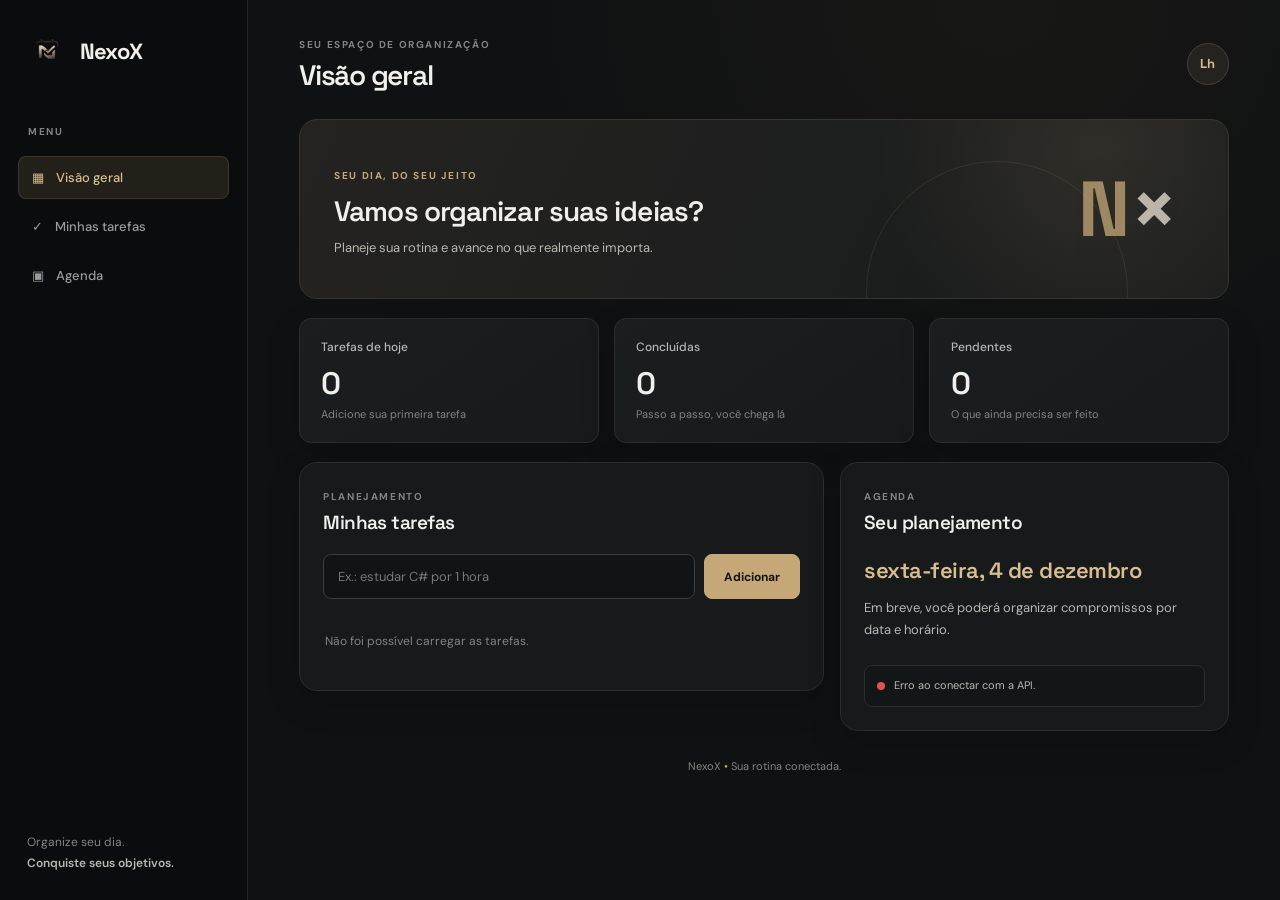
<file: frontend/index.html>
<!doctype html>
<html lang="pt-BR">
<head>
  <meta charset="utf-8">
  <meta name="viewport" content="width=device-width, initial-scale=1">
  <title>NexoX | Organizador de rotina</title>
  <link rel="stylesheet" href="css/style.css">
</head>
<body>
  <aside class="sidebar">
    <a class="brand" href="#">
    <img
        src="/frontend/img/logo-nexox.png"
        alt="Logo NexoX"
        class="brand-logo"
    >
    <span>NexoX</span>
</a>
    <p class="menu-label">MENU</p>
    <a class="nav active" href="#">▦ <span>Visão geral</span></a>
    <a class="nav" href="#tarefas">✓ <span>Minhas tarefas</span></a>
    <a class="nav" href="#agenda">▣ <span>Agenda</span></a>
    <div class="sidebar-bottom">Organize seu dia.<br><strong>Conquiste seus objetivos.</strong></div>
  </aside>

  <main class="main">
    <header class="topbar">
      <div><span class="eyebrow">SEU ESPAÇO DE ORGANIZAÇÃO</span><h1>Visão geral</h1></div>
      <div class="avatar">Lh</div>
    </header>

    <section class="welcome">
      <div><p class="eyebrow light">SEU DIA, DO SEU JEITO</p><h2>Vamos organizar suas ideias?</h2>
      <p>Planeje sua rotina e avance no que realmente importa.</p></div>
      <div class="welcome-symbol">N<span>×</span></div>
    </section>

    <section class="stats">
      <article class="stat"><span>Tarefas de hoje</span><strong id="total">0</strong><small>Adicione sua primeira tarefa</small></article>
      <article class="stat"><span>Concluídas</span><strong id="done">0</strong><small>Passo a passo, você chega lá</small></article>
      <article class="stat"><span>Pendentes</span><strong id="pending">0</strong><small>O que ainda precisa ser feito</small></article>
    </section>

    <section class="content-grid">
      <article class="panel" id="tarefas">
        <div class="panel-heading"><div><span class="eyebrow">PLANEJAMENTO</span><h3>Minhas tarefas</h3></div></div>
        <form id="task-form" class="task-form">
          <input id="task-input" type="text" placeholder="Ex.: estudar C# por 1 hora" maxlength="90" required>
          <button type="submit">Adicionar</button>
        </form>
        <ul id="task-list" class="task-list"><li class="empty">Nenhuma tarefa por enquanto. Adicione uma acima!</li></ul>
      </article>
      <article class="panel agenda" id="agenda">
        <span class="eyebrow">AGENDA</span><h3>Seu planejamento</h3>
        <div class="agenda-date" id="today"></div>
        <p>Em breve, você poderá organizar compromissos por data e horário.</p>
        <div class="api-status"><span class="status-dot"></span><span id="api-message">Verificando conexão com a API...</span></div>
      </article>
    </section>
    <footer>NexoX <span>•</span> Sua rotina conectada.</footer>
  </main>
  <script src="js/app.js"></script>
</body>
</html>
</file>
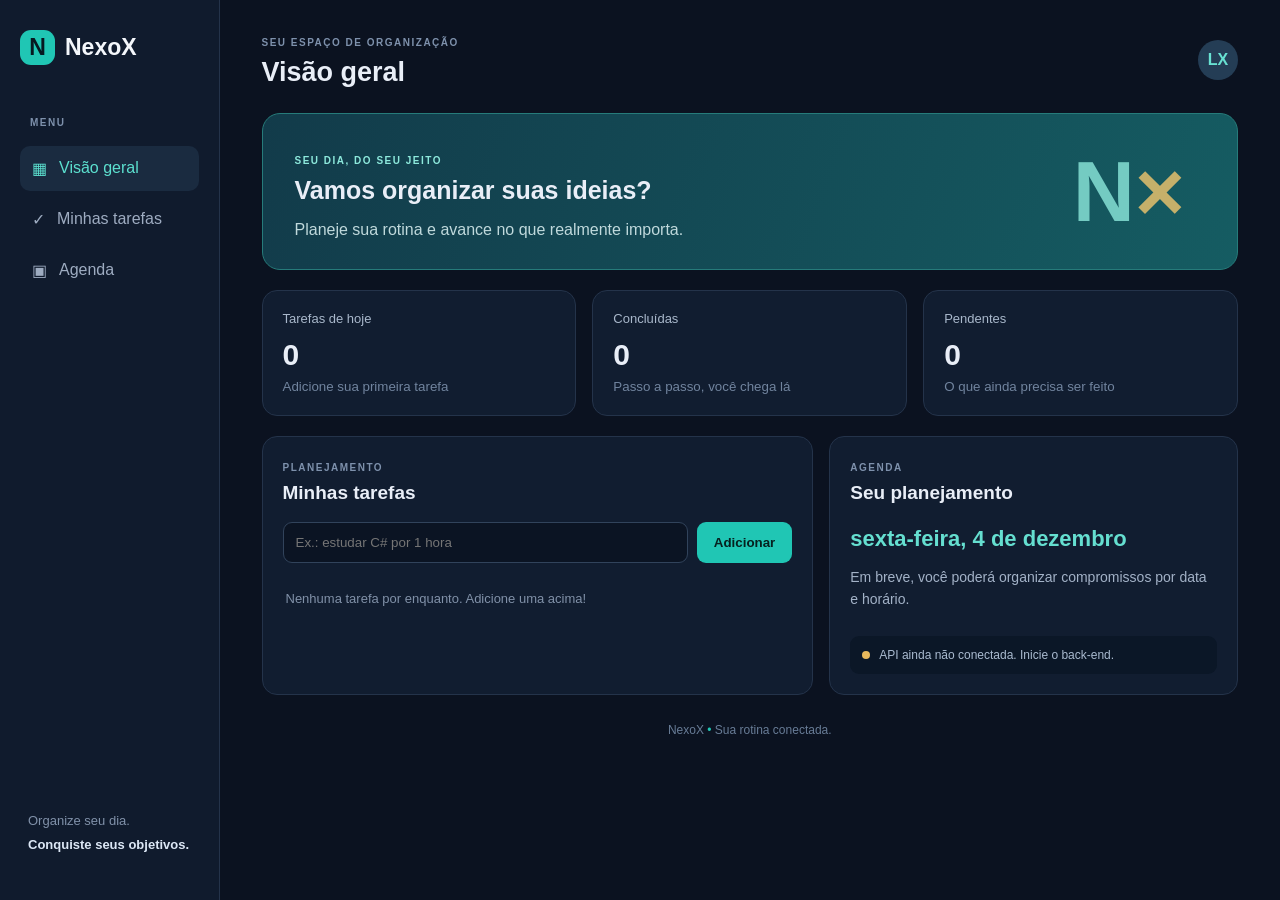
<file: NexoX/frontend/index.html>
<!doctype html>
<html lang="pt-BR">
<head>
  <meta charset="utf-8">
  <meta name="viewport" content="width=device-width, initial-scale=1">
  <title>NexoX | Organizador de rotina</title>
  <link rel="stylesheet" href="css/style.css">
</head>
<body>
  <aside class="sidebar">
    <a class="brand" href="#"><span class="brand-mark">N</span> NexoX</a>
    <p class="menu-label">MENU</p>
    <a class="nav active" href="#">▦ <span>Visão geral</span></a>
    <a class="nav" href="#tarefas">✓ <span>Minhas tarefas</span></a>
    <a class="nav" href="#agenda">▣ <span>Agenda</span></a>
    <div class="sidebar-bottom">Organize seu dia.<br><strong>Conquiste seus objetivos.</strong></div>
  </aside>

  <main class="main">
    <header class="topbar">
      <div><span class="eyebrow">SEU ESPAÇO DE ORGANIZAÇÃO</span><h1>Visão geral</h1></div>
      <div class="avatar">LX</div>
    </header>

    <section class="welcome">
      <div><p class="eyebrow light">SEU DIA, DO SEU JEITO</p><h2>Vamos organizar suas ideias?</h2>
      <p>Planeje sua rotina e avance no que realmente importa.</p></div>
      <div class="welcome-symbol">N<span>×</span></div>
    </section>

    <section class="stats">
      <article class="stat"><span>Tarefas de hoje</span><strong id="total">0</strong><small>Adicione sua primeira tarefa</small></article>
      <article class="stat"><span>Concluídas</span><strong id="done">0</strong><small>Passo a passo, você chega lá</small></article>
      <article class="stat"><span>Pendentes</span><strong id="pending">0</strong><small>O que ainda precisa ser feito</small></article>
    </section>

    <section class="content-grid">
      <article class="panel" id="tarefas">
        <div class="panel-heading"><div><span class="eyebrow">PLANEJAMENTO</span><h3>Minhas tarefas</h3></div></div>
        <form id="task-form" class="task-form">
          <input id="task-input" type="text" placeholder="Ex.: estudar C# por 1 hora" maxlength="90" required>
          <button type="submit">Adicionar</button>
        </form>
        <ul id="task-list" class="task-list"><li class="empty">Nenhuma tarefa por enquanto. Adicione uma acima!</li></ul>
      </article>
      <article class="panel agenda" id="agenda">
        <span class="eyebrow">AGENDA</span><h3>Seu planejamento</h3>
        <div class="agenda-date" id="today"></div>
        <p>Em breve, você poderá organizar compromissos por data e horário.</p>
        <div class="api-status"><span class="status-dot"></span><span id="api-message">Verificando conexão com a API...</span></div>
      </article>
    </section>
    <footer>NexoX <span>•</span> Sua rotina conectada.</footer>
  </main>
  <script src="js/app.js"></script>
</body>
</html>
</file>
<file: frontend/css/style.css>
/* =========================================================
   NexoX — Dark Noir
   Interface escura, discreta e com contraste confortável.
   ========================================================= */

/* Tipografia: Space Grotesk nos títulos e DM Sans no restante.
   Se o Google Fonts não carregar, o sistema usa as fontes locais. */
@import url("https://fonts.googleapis.com/css2?family=DM+Sans:wght@400;500;600;700&family=Space+Grotesk:wght@500;600;700&display=swap");

:root {
    color-scheme: dark;

    --font-body: "DM Sans", "Helvetica Neue", Arial, sans-serif;
    --font-heading: "Space Grotesk", "Helvetica Neue", Arial, sans-serif;

    --page: #101112;
    --surface: #17191b;
    --surface-raised: #1d2022;
    --surface-soft: #222628;
    --sidebar: #0b0c0d;

    --text: #f0efeb;
    --text-soft: #b7b8b3;
    --muted: #818580;
    --subtle: #5e625e;

    --accent: #c6a878;
    --accent-hover: #d8bd91;
    --accent-soft: rgba(198, 168, 120, 0.13);

    --border: #2b2e2e;
    --border-strong: #3a3e3d;
    --danger: #c77d75;
    --success: #8cae96;

    --radius-large: 18px;
    --radius-medium: 12px;
    --radius-small: 8px;

    --shadow-panel: 0 12px 34px rgba(0, 0, 0, 0.16);
}

* {
    box-sizing: border-box;
}

html {
    min-width: 320px;
    scroll-behavior: smooth;
    background: var(--page);
}

body {
    display: flex;
    min-height: 100vh;
    min-height: 100svh;
    margin: 0;
    background:
        radial-gradient(ellipse at 78% 0%, rgba(198, 168, 120, 0.045), transparent 34%),
        var(--page);
    color: var(--text);
    font-family: var(--font-body);
    font-size: 14px;
    -webkit-font-smoothing: antialiased;
    text-rendering: optimizeLegibility;
}

/* Navegação lateral */

.sidebar {
    position: sticky;
    top: 0;
    display: flex;
    flex: 0 0 248px;
    flex-direction: column;
    width: 248px;
    height: 100vh;
    height: 100svh;
    padding: 30px 18px 20px;
    border-right: 1px solid #242626;
    background: var(--sidebar);
}

.brand {
    display: flex;
    align-items: center;
    gap: 11px;
    padding: 0 8px;
    color: var(--text);
    font-family: var(--font-heading);
    font-size: 23px;
    font-weight: 700;
    letter-spacing: -1.1px;
    text-decoration: none;
}

.brand-mark {
    display: grid;
    width: 36px;
    height: 36px;
    place-items: center;
    border: 1px solid rgba(198, 168, 120, 0.36);
    border-radius: 10px;
    background: var(--accent-soft);
    color: var(--accent);
    font-family: var(--font-heading);
    font-size: 17px;
    font-weight: 700;
}

.menu-label,
.eyebrow {
    color: var(--muted);
    font-size: 10px;
    font-weight: 700;
    letter-spacing: 1.6px;
    line-height: 1.5;
    text-transform: uppercase;
}

.menu-label {
    margin: 52px 10px 14px;
}

.nav {
    display: flex;
    align-items: center;
    gap: 12px;
    margin: 3px 0;
    padding: 12px 13px;
    border: 1px solid transparent;
    border-radius: var(--radius-small);
    color: #999d98;
    font-size: 13px;
    font-weight: 500;
    text-decoration: none;
    transition: color 160ms ease, background 160ms ease, border-color 160ms ease;
}

.nav:hover {
    background: #171a1a;
    color: var(--text);
}

.nav.active {
    border-color: rgba(198, 168, 120, 0.16);
    background: var(--accent-soft);
    color: var(--accent-hover);
}

.nav:focus-visible {
    outline: 2px solid var(--accent);
    outline-offset: 3px;
}

.sidebar-bottom {
    margin-top: auto;
    padding: 15px 9px 5px;
    color: var(--muted);
    font-size: 12px;
    line-height: 1.8;
}

.sidebar-bottom strong {
    color: var(--text-soft);
    font-weight: 600;
}

/* Área principal */

.main {
    width: min(100%, 1320px);
    min-width: 0;
    margin: 0 auto;
    padding: 34px clamp(22px, 4vw, 54px) 20px;
}

.topbar {
    display: flex;
    align-items: center;
    justify-content: space-between;
    gap: 18px;
    margin-bottom: 26px;
}

.topbar h1 {
    margin: 5px 0 0;
    color: var(--text);
    font-family: var(--font-heading);
    font-size: clamp(24px, 2.2vw, 30px);
    font-weight: 600;
    letter-spacing: -1.25px;
}

.avatar {
    display: grid;
    flex: 0 0 42px;
    width: 42px;
    height: 42px;
    place-items: center;
    border: 1px solid #45413a;
    border-radius: 50%;
    background: #25231f;
    color: var(--accent-hover);
    font-family: var(--font-heading);
    font-size: 13px;
    font-weight: 700;
}

/* Bloco de boas-vindas */

.welcome {
    position: relative;
    display: flex;
    min-height: 180px;
    align-items: center;
    justify-content: space-between;
    gap: 24px;
    overflow: hidden;
    padding: 30px 34px;
    border: 1px solid #39342b;
    border-radius: var(--radius-large);
    background:
        radial-gradient(circle at 86% 18%, rgba(198, 168, 120, 0.12), transparent 27%),
        linear-gradient(115deg, #242321 0%, #1b1d1d 72%);
    color: var(--text);
}

.welcome::after {
    position: absolute;
    right: 100px;
    bottom: -125px;
    width: 260px;
    height: 260px;
    border: 1px solid rgba(198, 168, 120, 0.12);
    border-radius: 50%;
    content: "";
    pointer-events: none;
}

.welcome .eyebrow {
    color: var(--accent);
}

.light {
    color: var(--accent-hover);
}

.welcome h2 {
    margin: 10px 0 8px;
    color: var(--text);
    font-family: var(--font-heading);
    font-size: clamp(22px, 2.3vw, 28px);
    font-weight: 600;
    letter-spacing: -0.9px;
}

.welcome p:last-child {
    max-width: 470px;
    margin: 0;
    color: #b8b8b1;
    font-size: 13px;
    line-height: 1.7;
}

.welcome-symbol {
    position: relative;
    z-index: 1;
    padding-right: 16px;
    color: var(--accent);
    font-family: var(--font-heading);
    font-size: 78px;
    font-weight: 700;
    line-height: 1;
    opacity: 0.75;
    user-select: none;
}

.welcome-symbol span {
    color: #eee5d6;
}

/* Indicadores */

.stats {
    display: grid;
    grid-template-columns: repeat(3, minmax(0, 1fr));
    gap: 15px;
    margin: 19px 0;
}

.stat {
    min-width: 0;
    padding: 20px 21px;
    border: 1px solid var(--border);
    border-radius: var(--radius-medium);
    background: linear-gradient(145deg, #1b1e1f, #17191a);
    box-shadow: var(--shadow-panel);
}

.stat span {
    display: block;
    color: var(--text-soft);
    font-size: 12px;
    font-weight: 500;
}

.stat strong {
    display: block;
    margin: 11px 0 4px;
    color: var(--text);
    font-family: var(--font-heading);
    font-size: 31px;
    font-weight: 600;
    letter-spacing: -1.1px;
    line-height: 1.1;
}

.stat small {
    color: var(--muted);
    font-size: 11px;
}

/* Painéis de conteúdo */

.content-grid {
    display: grid;
    grid-template-columns: minmax(0, 1.35fr) minmax(270px, 1fr);
    gap: 16px;
    align-items: start;
}

.panel {
    min-width: 0;
    padding: 23px;
    border: 1px solid var(--border);
    border-radius: var(--radius-large);
    background: var(--surface);
    box-shadow: var(--shadow-panel);
}

.panel-heading {
    display: flex;
    align-items: center;
    justify-content: space-between;
    gap: 12px;
}

.panel h3 {
    margin: 6px 0 19px;
    color: var(--text);
    font-family: var(--font-heading);
    font-size: 19px;
    font-weight: 600;
    letter-spacing: -0.55px;
}

/* Formulário de tarefas */

.task-form {
    display: flex;
    gap: 9px;
}

.task-form input {
    flex: 1;
    min-width: 0;
    min-height: 45px;
    padding: 11px 14px;
    border: 1px solid var(--border-strong);
    border-radius: var(--radius-small);
    outline: none;
    background: #111314;
    color: var(--text);
    font: inherit;
    font-size: 13px;
    transition: border-color 160ms ease, box-shadow 160ms ease;
}

.task-form input::placeholder {
    color: #747974;
}

.task-form input:focus {
    border-color: var(--accent);
    box-shadow: 0 0 0 3px rgba(198, 168, 120, 0.11);
}

.task-form button {
    min-height: 45px;
    padding: 0 19px;
    border: 1px solid var(--accent);
    border-radius: var(--radius-small);
    background: var(--accent);
    color: #171512;
    cursor: pointer;
    font: inherit;
    font-size: 12px;
    font-weight: 700;
    transition: background 160ms ease, border-color 160ms ease, transform 160ms ease;
}

.task-form button:hover {
    transform: translateY(-1px);
    border-color: var(--accent-hover);
    background: var(--accent-hover);
}

.task-form button:active {
    transform: translateY(0);
}

.task-form button:disabled {
    cursor: wait;
    opacity: 0.6;
}

/* Itens da lista */

.task-list {
    margin: 16px 0 0;
    padding: 0;
    list-style: none;
}

.task-list li {
    display: flex;
    align-items: center;
    gap: 11px;
    min-width: 0;
    padding: 13px 2px;
    border-bottom: 1px solid #292d2c;
    color: #deded8;
    font-size: 13px;
    line-height: 1.5;
}

.task-list li:last-child {
    border-bottom: 0;
}

.task-list li span {
    flex: 1;
    min-width: 0;
    overflow-wrap: anywhere;
}

.task-list input[type="checkbox"] {
    flex: 0 0 auto;
    width: 17px;
    height: 17px;
    margin: 0;
    accent-color: var(--accent);
    cursor: pointer;
}

.task-list .completed span {
    color: #777d77;
    text-decoration: line-through;
    text-decoration-thickness: 1px;
}

.task-delete {
    flex: 0 0 auto;
    padding: 7px 9px;
    border: 1px solid transparent;
    border-radius: 7px;
    background: transparent;
    color: var(--danger);
    cursor: pointer;
    font: inherit;
    font-size: 11px;
    transition: background 150ms ease, border-color 150ms ease;
}

.task-delete:hover {
    border-color: rgba(199, 125, 117, 0.2);
    background: rgba(199, 125, 117, 0.1);
}

.empty {
    padding: 17px 2px !important;
    color: var(--muted) !important;
    font-size: 12px !important;
}

/* Agenda e conexão com a API */

.agenda-date {
    margin: 21px 0 11px;
    color: var(--accent-hover);
    font-family: var(--font-heading);
    font-size: 22px;
    font-weight: 600;
    letter-spacing: -0.5px;
}

.agenda p {
    color: var(--text-soft);
    font-size: 13px;
    line-height: 1.7;
}

.api-status {
    display: flex;
    align-items: center;
    gap: 9px;
    margin-top: 24px;
    padding: 12px;
    border: 1px solid var(--border);
    border-radius: var(--radius-small);
    background: #131616;
    color: var(--text-soft);
    font-size: 11px;
    line-height: 1.45;
}

.status-dot {
    flex: 0 0 8px;
    width: 8px;
    height: 8px;
    border-radius: 50%;
    background: var(--accent);
}

/* Rodapé */

footer {
    padding: 28px 10px 12px;
    color: var(--muted);
    font-size: 11px;
    text-align: center;
}

footer span {
    color: var(--accent);
}

/* Tablets e telas menores */

@media (max-width: 900px) {
    .sidebar {
        flex-basis: 218px;
        width: 218px;
        padding-right: 14px;
        padding-left: 14px;
    }

    .main {
        padding: 28px 24px 18px;
    }

    .content-grid {
        grid-template-columns: minmax(0, 1.2fr) minmax(230px, 1fr);
    }

    .panel {
        padding: 19px;
    }
}

/* Navegação inferior em celulares */

@media (max-width: 720px) {
    body {
        display: block;
        padding-bottom: calc(76px + env(safe-area-inset-bottom));
    }

    .sidebar {
        position: fixed;
        z-index: 20;
        top: auto;
        right: 0;
        bottom: 0;
        left: 0;
        display: flex;
        flex-direction: row;
        justify-content: space-around;
        width: 100%;
        height: auto;
        min-height: 66px;
        padding: 8px 10px calc(8px + env(safe-area-inset-bottom));
        border-top: 1px solid #292d2c;
        border-right: 0;
        background: rgba(11, 12, 13, 0.97);
        box-shadow: 0 -8px 26px rgba(0, 0, 0, 0.28);
        backdrop-filter: blur(14px);
        -webkit-backdrop-filter: blur(14px);
    }

    .brand,
    .menu-label,
    .sidebar-bottom {
        display: none;
    }

    .nav {
        flex: 1;
        justify-content: center;
        gap: 4px;
        min-width: 0;
        min-height: 44px;
        margin: 0 3px;
        padding: 9px 5px;
        font-size: 11px;
        text-align: center;
    }

    .main {
        width: 100%;
        padding: 24px 20px 14px;
    }

    .content-grid {
        grid-template-columns: 1fr;
    }

    .welcome {
        min-height: 160px;
    }

    .welcome-symbol {
        padding-right: 4px;
        font-size: 62px;
    }
}

/* iPhone e celulares compactos */

@media (max-width: 540px) {
    .main {
        padding: 20px 15px 12px;
    }

    .topbar {
        margin-bottom: 19px;
    }

    .topbar h1 {
        font-size: 24px;
    }

    .avatar {
        flex-basis: 38px;
        width: 38px;
        height: 38px;
    }

    .welcome {
        min-height: 145px;
        gap: 10px;
        padding: 22px 19px;
        border-radius: 15px;
    }

    .welcome h2 {
        max-width: 260px;
        font-size: 21px;
    }

    .welcome p:last-child {
        max-width: 250px;
        font-size: 12px;
    }

    .welcome-symbol {
        font-size: 47px;
    }

    .stats {
        grid-template-columns: repeat(3, minmax(0, 1fr));
        gap: 8px;
        margin: 13px 0;
    }

    .stat {
        padding: 14px 10px;
        border-radius: 11px;
    }

    .stat span {
        min-height: 29px;
        font-size: 10px;
        line-height: 1.4;
    }

    .stat strong {
        margin: 7px 0 2px;
        font-size: 25px;
    }

    .stat small {
        font-size: 9px;
    }

    .panel {
        padding: 18px 16px;
        border-radius: 14px;
    }

    .panel h3 {
        font-size: 18px;
    }

    .task-form {
        flex-direction: column;
        gap: 8px;
    }

    .task-form input,
    .task-form button {
        width: 100%;
        min-height: 46px;
    }

    .task-list li {
        gap: 9px;
        padding: 13px 0;
    }

    .task-delete {
        padding: 8px 7px;
    }

    .agenda-date {
        font-size: 21px;
    }

    footer {
        padding-top: 22px;
    }
}

/* Telas muito estreitas */

@media (max-width: 360px) {
    .welcome-symbol {
        display: none;
    }

    .stats {
        gap: 6px;
    }

    .stat {
        padding-right: 8px;
        padding-left: 8px;
    }

    .stat span {
        font-size: 9px;
    }
}

/* Acessibilidade: reduz movimento quando solicitado */

@media (prefers-reduced-motion: reduce) {
    *,
    *::before,
    *::after {
        scroll-behavior: auto !important;
        transition-duration: 0.01ms !important;
        animation-duration: 0.01ms !important;
        animation-iteration-count: 1 !important;
    }
}

/* Logo NexoX */

.brand {
    display: flex;
    align-items: center;
    gap: 12px;
    text-decoration: none;
}

.brand-logo {
    width: 42px;
    height: 42px;
    object-fit: contain;
    flex-shrink: 0;
}

.brand span {
    font-family: "Space Grotesk", sans-serif;
    font-size: 22px;
    font-weight: 700;
    letter-spacing: -0.8px;
}
</file>
<file: NexoX/frontend/css/style.css>
:root{font-family:Inter,Segoe UI,Arial,sans-serif;color:#e9eef7;background:#0b1220;font-synthesis:none}*{box-sizing:border-box}body{margin:0;min-height:100vh;display:flex}.sidebar{width:245px;min-height:100vh;background:#101b2d;border-right:1px solid #24334a;padding:30px 20px;display:flex;flex-direction:column}.brand{font-size:23px;font-weight:800;color:#f4f7fb;text-decoration:none;display:flex;align-items:center;gap:10px}.brand-mark{display:grid;place-items:center;width:35px;height:35px;border-radius:11px;background:#20c6b4;color:#061820}.menu-label,.eyebrow{font-size:10px;letter-spacing:1.5px;font-weight:800;color:#7e91ac}.menu-label{margin:52px 10px 15px}.nav{padding:13px 12px;margin:3px 0;border-radius:10px;color:#9eacc1;text-decoration:none;display:flex;gap:12px}.nav.active,.nav:hover{background:#1a2b40;color:#5ce0cf}.sidebar-bottom{margin-top:auto;color:#8091a9;font-size:13px;line-height:1.8;padding:14px 8px}.sidebar-bottom strong{color:#dce7f5}.main{width:min(1200px,100%);padding:32px 42px;margin:0 auto}.topbar{display:flex;align-items:center;justify-content:space-between;margin-bottom:25px}.topbar h1{font-size:27px;margin:7px 0 0}.avatar{width:40px;height:40px;display:grid;place-items:center;border-radius:50%;background:#243d55;color:#68e1d2;font-weight:800}.welcome{background:linear-gradient(110deg,#123b4a,#155c62);border:1px solid #267b7a;border-radius:18px;padding:28px 32px;display:flex;justify-content:space-between;align-items:center;overflow:hidden}.light{color:#8de9dc}.welcome h2{font-size:25px;margin:10px 0}.welcome p:last-child{color:#c0d9dc;margin-bottom:0}.welcome-symbol{font-size:86px;font-weight:900;color:#8ce9dc;opacity:.8;padding-right:20px}.welcome-symbol span{color:#f2c66d}.stats{display:grid;grid-template-columns:repeat(3,1fr);gap:16px;margin:20px 0}.stat,.panel{background:#111d30;border:1px solid #24334a;border-radius:15px;padding:20px}.stat span{display:block;color:#a9b8cb;font-size:13px}.stat strong{display:block;font-size:30px;margin:12px 0 5px}.stat small{color:#71849e}.content-grid{display:grid;grid-template-columns:1.35fr 1fr;gap:16px}.panel-heading{display:flex;justify-content:space-between;align-items:center}.panel h3{margin:7px 0 18px;font-size:19px}.task-form{display:flex;gap:9px}.task-form input{min-width:0;flex:1;background:#0b1423;border:1px solid #31435b;border-radius:9px;padding:12px;color:#f4f7fb;outline:none}.task-form input:focus{border-color:#27cbb8}.task-form button{border:0;border-radius:9px;background:#20c6b4;color:#06211f;font-weight:800;padding:0 17px;cursor:pointer}.task-list{padding:0;list-style:none;margin:16px 0 0}.task-list li{padding:12px 3px;border-bottom:1px solid #26354a;display:flex;gap:10px;align-items:center;color:#dce6f2}.task-list li:last-child{border:0}.task-list input{accent-color:#20c6b4}.task-list .completed span{text-decoration:line-through;color:#73859c}.empty{color:#8191a8!important;font-size:13px}.agenda-date{font-size:22px;font-weight:800;color:#65dfd0;margin:22px 0 12px}.agenda p{font-size:14px;line-height:1.6;color:#a3b2c7}.api-status{display:flex;align-items:center;gap:9px;margin-top:25px;padding:12px;background:#0b1727;border-radius:9px;font-size:12px;color:#aabbd0}.status-dot{width:8px;height:8px;border-radius:50%;background:#e8b95d}footer{text-align:center;color:#687c96;font-size:12px;padding:28px}footer span{color:#20c6b4}@media(max-width:800px){.sidebar{width:75px;padding:22px 12px}.brand{font-size:0}.brand-mark{font-size:18px}.menu-label,.nav span,.sidebar-bottom{display:none}.nav{justify-content:center}.main{padding:24px 18px}.content-grid{grid-template-columns:1fr}}@media(max-width:540px){.stats{grid-template-columns:1fr}.welcome{padding:22px}.welcome-symbol{font-size:55px}.task-form{flex-direction:column}.task-form button{padding:12px}}
</file>
